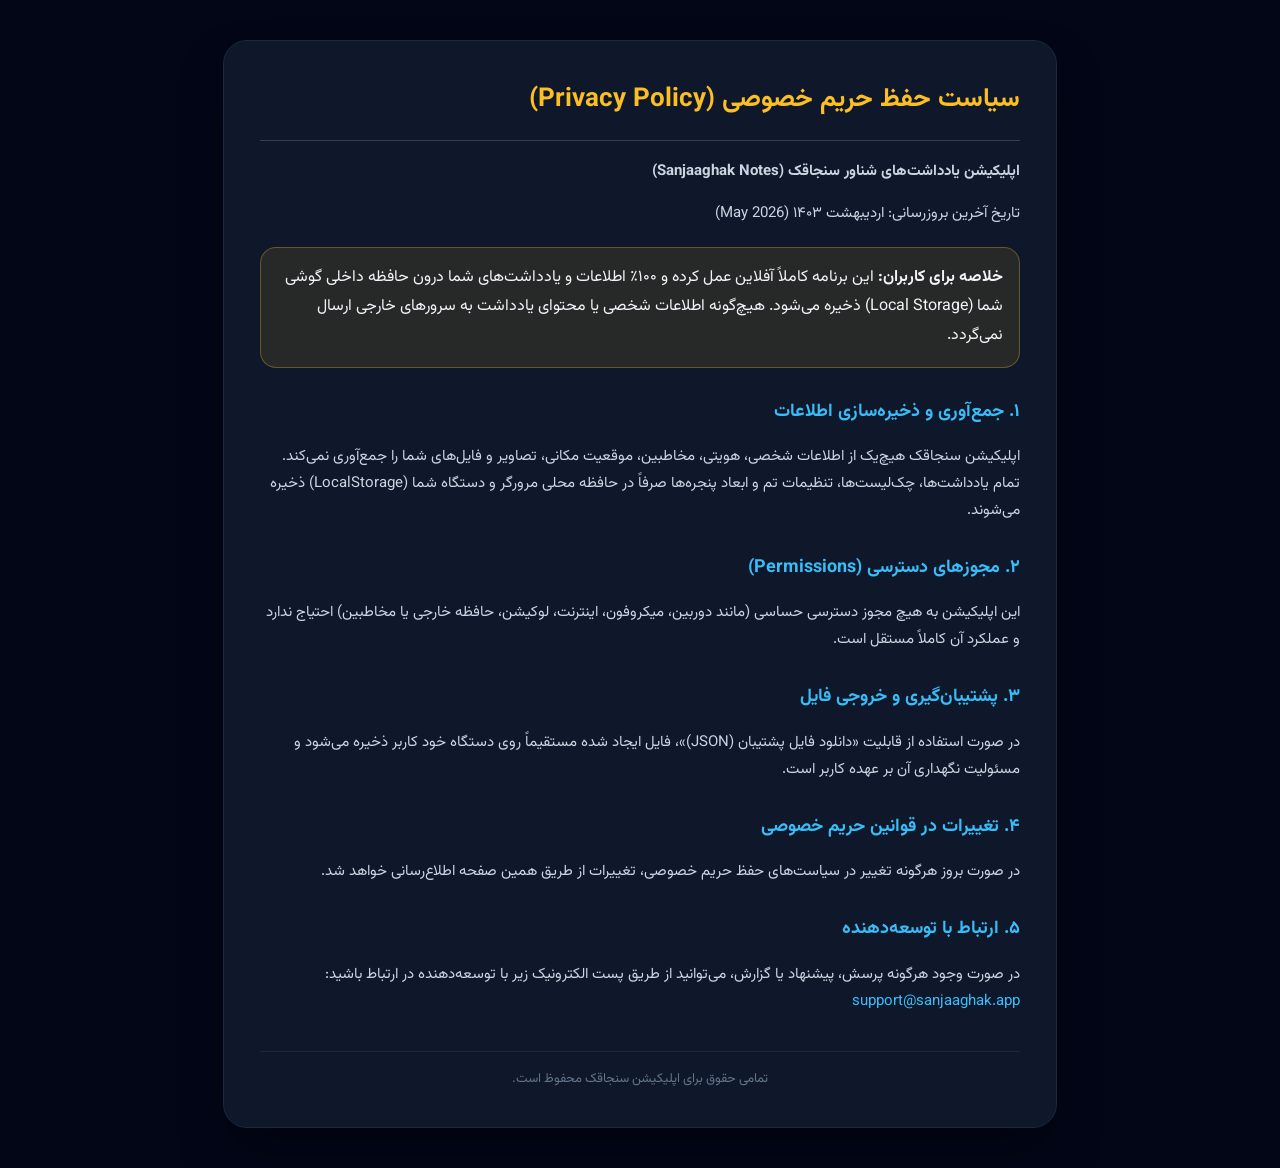
<file: public/privacy-policy.html>
<!doctype html>
<html lang="fa" dir="rtl">
  <head>
    <meta charset="UTF-8" />
    <meta name="viewport" content="width=device-width, initial-scale=1.0" />
    <title>سیاست حفظ حریم خصوصی | اپلیکیشن سنجاقک (Sanjaaghak)</title>
    <link rel="preconnect" href="https://fonts.googleapis.com">
    <link rel="preconnect" href="https://fonts.gstatic.com" crossorigin>
    <link href="https://fonts.googleapis.com/css2?family=Vazirmatn:wght@400;500;700;800&display=swap" rel="stylesheet">
    <style>
      body {
        font-family: 'Vazirmatn', system-ui, sans-serif;
        background-color: #020617;
        color: #f1f5f9;
        margin: 0;
        padding: 40px 20px;
        line-height: 1.8;
      }
      .container {
        max-width: 760px;
        margin: 0 auto;
        background: #0f172a;
        padding: 36px;
        border-radius: 24px;
        border: 1px solid #1e293b;
        box-shadow: 0 25px 50px -12px rgba(0, 0, 0, 0.5);
      }
      h1 {
        font-size: 26px;
        color: #fbbf24;
        margin-top: 0;
        border-bottom: 1px solid #334155;
        padding-bottom: 16px;
      }
      h2 {
        font-size: 18px;
        color: #38bdf8;
        margin-top: 28px;
      }
      p, li {
        color: #cbd5e1;
        font-size: 15px;
      }
      .highlight {
        background: rgba(251, 191, 36, 0.1);
        border: 1px solid rgba(251, 191, 36, 0.3);
        padding: 16px;
        border-radius: 16px;
        margin: 20px 0;
      }
      .footer {
        margin-top: 36px;
        font-size: 13px;
        color: #64748b;
        border-top: 1px solid #1e293b;
        padding-top: 16px;
        text-align: center;
      }
      a {
        color: #38bdf8;
        text-decoration: none;
      }
      a:hover {
        text-decoration: underline;
      }
    </style>
  </head>
  <body>
    <div class="container">
      <h1>سیاست حفظ حریم خصوصی (Privacy Policy)</h1>
      <p><strong>اپلیکیشن یادداشت‌های شناور سنجاقک (Sanjaaghak Notes)</strong></p>
      <p>تاریخ آخرین بروزرسانی: اردیبهشت ۱۴۰۳ (May 2026)</p>

      <div class="highlight">
        <strong>خلاصه برای کاربران:</strong> این برنامه کاملاً آفلاین عمل کرده و ۱۰۰٪ اطلاعات و یادداشت‌های شما درون حافظه داخلی گوشی شما (Local Storage) ذخیره می‌شود. هیچ‌گونه اطلاعات شخصی یا محتوای یادداشت به سرورهای خارجی ارسال نمی‌گردد.
      </div>

      <h2>۱. جمع‌آوری و ذخیره‌سازی اطلاعات</h2>
      <p>
        اپلیکیشن سنجاقک هیچ‌یک از اطلاعات شخصی، هویتی، مخاطبین، موقعیت مکانی، تصاویر و فایل‌های شما را جمع‌آوری نمی‌کند. تمام یادداشت‌ها، چک‌لیست‌ها، تنظیمات تم و ابعاد پنجره‌ها صرفاً در حافظه محلی مرورگر و دستگاه شما (LocalStorage) ذخیره می‌شوند.
      </p>

      <h2>۲. مجوزهای دسترسی (Permissions)</h2>
      <p>
        این اپلیکیشن به هیچ مجوز دسترسی حساسی (مانند دوربین، میکروفون، اینترنت، لوکیشن، حافظه خارجی یا مخاطبین) احتیاج ندارد و عملکرد آن کاملاً مستقل است.
      </p>

      <h2>۳. پشتیبان‌گیری و خروجی فایل</h2>
      <p>
        در صورت استفاده از قابلیت «دانلود فایل پشتیبان (JSON)»، فایل ایجاد شده مستقیماً روی دستگاه خود کاربر ذخیره می‌شود و مسئولیت نگهداری آن بر عهده کاربر است.
      </p>

      <h2>۴. تغییرات در قوانین حریم خصوصی</h2>
      <p>
        در صورت بروز هرگونه تغییر در سیاست‌های حفظ حریم خصوصی، تغییرات از طریق همین صفحه اطلاع‌رسانی خواهد شد.
      </p>

      <h2>۵. ارتباط با توسعه‌دهنده</h2>
      <p>
        در صورت وجود هرگونه پرسش، پیشنهاد یا گزارش، می‌توانید از طریق پست الکترونیک زیر با توسعه‌دهنده در ارتباط باشید:
        <br />
        <a href="mailto:support@sanjaaghak.app">support@sanjaaghak.app</a>
      </p>

      <div class="footer">
        تمامی حقوق برای اپلیکیشن سنجاقک محفوظ است.
      </div>
    </div>
  </body>
</html>
</file>
